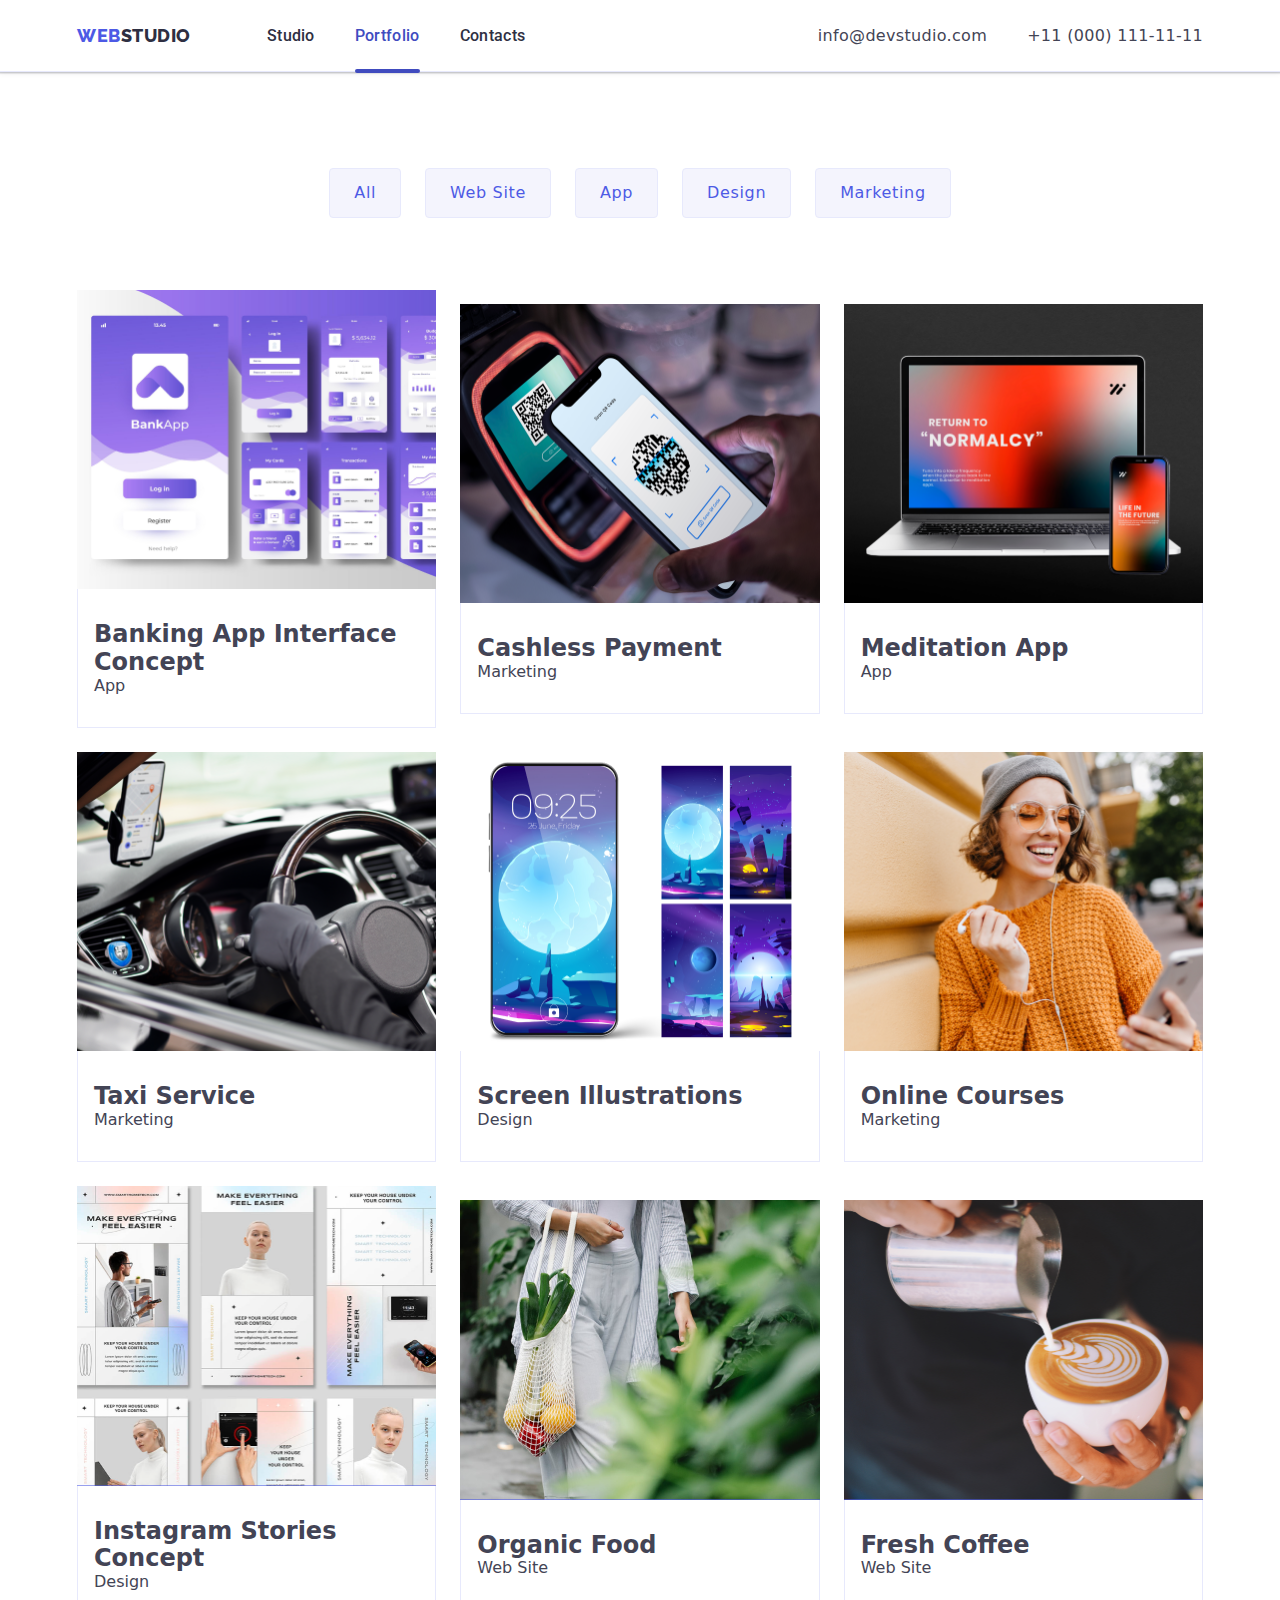
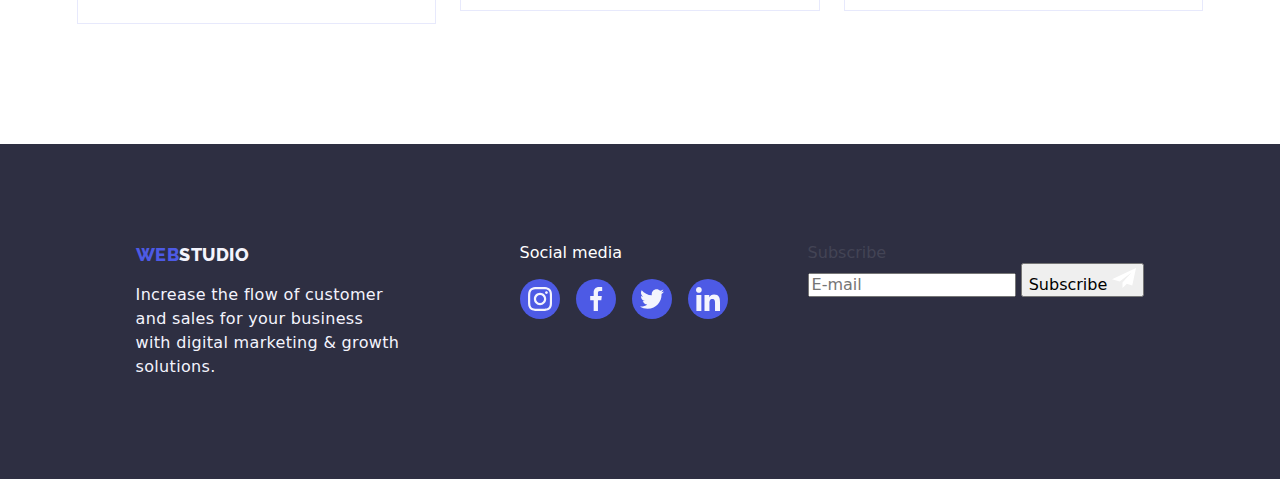
<file: portfolio.html>
<!DOCTYPE html>
<html lang="en">
    <head>
        <meta charset="UTF-8">
        <meta name="viewport" content="width=device-width, initial-scale=1.0">
        <link rel="stylesheet" href="./css/styles.css" />
        <link rel="stylesheet" href="./css/styles.css">
        <link rel="preconnect" href="https://fonts.googleapis.com" />
        <link rel="preconnect" href="https://fonts.gstatic.com" crossorigin />
        <link href="https://fonts.googleapis.com/css2?family=Raleway:wght@700&family=Roboto:wght@400;500;700;900&display=swap"
        rel="stylesheet" />
        <link href="https://cdnjs.cloudflare.com/ajax/libs/modern-normalize/1.0.0/modern-normalize.min.css" rel="stylesheet">
        <title>Portfolio</title>
    </head>

    <body>
        
        <!-- Page header -->
        <header class="header">
        
            <!-- Navigation Bar -->
            <div class="container flex-container">
                <a class="logo link" href="./index.html">Web<span class="logo-web">Studio</span></a>
                <nav class="header-nav"> 
                    <ul class="nav-list list">
                        <li>
                            <a class="nav-link link" href="index.html" >Studio</a>
                        </li>
                        <li>
                            <a class="nav-link nav-line link" href="portfolio.html" >Portfolio</a>
                        </li>
                        <li>
                            <a class="nav-link link" href="#contact" >Contacts</a>
                        </li>
                    </ul>
                </nav>
                <address class="nav-address" id="contact">
                    <ul class="contact-list list">
                        <li>
                            <a class="link-contact link" href="mailto:info@devstudio.com">info@devstudio.com</a>
                        </li>
                        <li>
                            <a class="link-contact link" href="tel:+110001111111">+11 (000) 111-11-11</a>
                        </li>
                    </ul>
                </address>
            </div>
            <!-- Navigation Bar End-->

        <!-- Header end -->

        <!-- Main -->

        <main class="Portfolio">
            <section class="portfolio-section">
                <div class="container">

                    <!-- FILTER Button Section-->
                    <ul class="filter-list list flex-container">
                        <li class="filter-item">
                            <button class="filter-button btn" type="button">
                                All
                            </button>
                        </li>
                        <li class="filter-item">
                            <button class="filter-button btn" type="button">
                                Web Site
                            </button>
                        </li>
                        <li class="filter-item">
                            <button class="filter-button btn" type="button">
                                App
                            </button>
                        </li>
                        <li class="filter-item">
                            <button class="filter-button btn" type="button">
                                Design
                            </button>
                        </li>
                        <li class="filter-item">
                            <button class="filter-button btn" type="button">
                                Marketing
                            </button>
                        </li>
                    </ul>

                    <!--PROJECT Section-->
                    <ul class="projects-list list flex-container card-set">
                        <li class="project-item card-set-item">
                            <a class="project-link link">
                                <div class="project-box">
                                    <img src="./images/BankingApp.png" alt="Banking App" width="370" height="300" />
                                    <p class="project-overlay">
                                        14 Stylish and User-Friendly App Design Concepts · Task Manager App 
                                        · Calorie Tracker App · Exotic Fruit Ecommerce App · Cloud Storage App
                                    </p>
                                </div>
                                <div class="project-text">
                                    <h2 class="subtitle">
                                        Banking App Interface Concept
                                    </h2>
                                    <p class="sub-txt">
                                        App
                                    </p>
                                </div>
                            </a>
                        </li>
                        <li class="project-item card-set-item">
                            <a class="project-link link">
                                <div class="project-box">
                                    <img src="./images/CashlessPayment.png" alt="Cashless Payment" width="370" height="300" />
                                    <p class="project-overlay">
                                        14 Stylish and User-Friendly App Design Concepts · Task Manager App
                                        · Calorie Tracker App · Exotic Fruit Ecommerce App · Cloud Storage App
                                    </p>
                                </div>
                                <div class="project-text">
                                    <h2 class="subtitle">
                                        Cashless Payment
                                    </h2>
                                    <p class="sub-txt">
                                        Marketing
                                    </p>
                                </div>
                            </a>
                        </li>
                        <li class="project-item card-set-item">
                            <a class="project-link link">
                                <div class="project-box">
                                    <img src="./images/MeditationApp.png" alt="Meditation App" width="370" height="300" />
                                    <p class="project-overlay">
                                        14 Stylish and User-Friendly App Design Concepts · Task Manager App
                                        · Calorie Tracker App · Exotic Fruit Ecommerce App · Cloud Storage App
                                    </p>
                                </div>
                                <div class="project-text">
                                    <h2 class="subtitle">
                                        Meditation App
                                    </h2>
                                    <p class="sub-txt">
                                        App
                                    </p>
                                </div>
                            </a>
                        </li>
                        <li class="project-item card-set-item">
                            <a class="project-link link">
                                <div class="project-box">
                                    <img src="./images/TaxiService.png" alt="Taxi Service" width="370" height="300" />
                                    <p class="project-overlay">
                                        14 Stylish and User-Friendly App Design Concepts · Task Manager App
                                        · Calorie Tracker App · Exotic Fruit Ecommerce App · Cloud Storage App
                                    </p>
                                </div>
                                <div class="project-text">
                                    <h2 class="subtitle">
                                        Taxi Service
                                    </h2>
                                    <p class="sub-txt">
                                        Marketing
                                    </p>
                                </div>
                            </a>
                        </li>
                        <li class="project-item card-set-item">
                            <a class="project-link link">
                                <div class="project-box">
                                    <img src="./images/Screenillustrations.png" alt="Screen illustrations" width="370" height="300" />
                                    <p class="project-overlay">
                                        14 Stylish and User-Friendly App Design Concepts · Task Manager App
                                        · Calorie Tracker App · Exotic Fruit Ecommerce App · Cloud Storage App
                                    </p>
                                </div>
                                <div class="project-text">
                                    <h2 class="subtitle">
                                        Screen Illustrations
                                    </h2>
                                    <p class="sub-txt">
                                        Design
                                    </p>
                                </div>
                            </a>
                        </li>
                        <li class="project-item card-set-item">
                            <a class="project-link link">
                                <div class="project-box">
                                    <img src="./images/OnlineCourse.png" alt="Online Course" width="370" height="300" />
                                    <p class="project-overlay">
                                        14 Stylish and User-Friendly App Design Concepts · Task Manager App
                                        · Calorie Tracker App · Exotic Fruit Ecommerce App · Cloud Storage App
                                    </p>
                                </div>
                                <div class="project-text">
                                    <h2 class="subtitle">
                                        Online Courses
                                    </h2>
                                    <p class="sub-txt">
                                        Marketing
                                    </p>
                                </div>
                            </a>
                        </li>
                        <li class="project-item card-set-item">
                            <a class="project-link link">
                                <div class="project-box">
                                    <img src="./images/IGSC.png" alt="Instagram Stories Concept" width="370" height="300" />
                                    <p class="project-overlay">
                                        14 Stylish and User-Friendly App Design Concepts · Task Manager App
                                        · Calorie Tracker App · Exotic Fruit Ecommerce App · Cloud Storage App
                                    </p>
                                </div>
                                <div class="project-text">
                                    <h2 class="subtitle">
                                        Instagram Stories Concept
                                    </h2>
                                    <p class="sub-txt">
                                        Design
                                    </p>
                                </div>
                            </a>
                        </li>
                        <li class="project-item card-set-item">
                            <a class="project-link link">
                                <div class="project-box">
                                    <img src="./images/OrganicFood.png" alt="Organic Food" width="370" height="300" />
                                    <p class="project-overlay">
                                        14 Stylish and User-Friendly App Design Concepts · Task Manager App
                                        · Calorie Tracker App · Exotic Fruit Ecommerce App · Cloud Storage App
                                    </p>
                                </div>
                                <div class="project-text">
                                    <h2 class="subtitle">
                                        Organic Food
                                    </h2>
                                    <p class="sub-txt">
                                        Web Site
                                    </p>
                                </div>
                            </a>
                        </li>
                        <li class="project-item card-set-item">
                            <a class="project-link link">
                                <div class="project-box">
                                    <img src="./images/FreshCoffee.png" alt="Fresh Coffee" width="370" height="300" />
                                    <p class="project-overlay">
                                        14 Stylish and User-Friendly App Design Concepts · Task Manager App
                                        · Calorie Tracker App · Exotic Fruit Ecommerce App · Cloud Storage App
                                    </p>
                                </div>
                                <div class="project-text">
                                    <h2 class="subtitle">
                                        Fresh Coffee
                                    </h2>
                                    <p class="sub-txt">
                                        Web Site
                                    </p>
                                </div>
                            </a>
                        </li>
                    </ul>
                </div>
            </section>
        </main>

    <!-- Main end -->

    <!-- FOOTER -->
    <footer class="footer">
        <div class="container flex-container footer-container">
            <div class="footer-txt">
                <a class="logo link" href="./index.html">Web<span class="logo-web logo-light">Studio</span></a>
                <p class="footer-text sub-txt">
                    Increase the flow of customer and sales for your business with digital marketing & growth solutions.
                </p>
            </div>
            <div class="footer-socials">
                <p class="footer-socials-text">Social media</p>
                <ul class="footer-socials-list list flex-container">
                    <li class="footer-socials-item">
                        <a href="https://www.instagram.com/" 
                        aria-label="Link to Instagram"
                        class="footer-socials-link link" 
                        target="_blank" 
                        rel="noopener noreferrer nofollow">
                            <svg class="footer-socials-icon" width="24" height="24">
                                <use href="./images/icons/socials.svg#instagram"></use>
                            </svg>
                        </a>
                    </li>
                    <li class="footer-socials-item">
                        <a href="https://www.facebook.com/" 
                        aria-label="Link to Facebook"
                        class="footer-socials-link link" 
                        target="_blank" 
                        rel="noopener noreferrer nofollow">
                            <svg class="footer-socials-icon" width="24" height="24">
                                <use href="./images/icons/socials.svg#facebook"></use>
                            </svg>
                        </a>
                    </li>
                    <li class="footer-socials-item">
                        <a href="https://www.twitter.com/" 
                        aria-label="Link to Twitter"
                        class="footer-socials-link link" 
                        target="_blank" 
                        rel="noopener noreferrer nofollow">
                            <svg class="footer-socials-icon" width="24" height="24">
                                <use href="./images/icons/socials.svg#twitter"></use>
                            </svg>
                        </a>
                    </li>
                    <li class="footer-socials-item">
                        <a href="https://www.linkedin.com/" 
                        aria-label="Link to Linkedin"
                        class="footer-socials-link link" 
                        target="_blank" 
                        rel="noopener noreferrer nofollow">
                            <svg class="footer-socials-icon" width="24" height="24">
                                <use href="./images/icons/socials.svg#linkedin"></use>
                            </svg>
                        </a>
                    </li>
                </ul>
            </div>
            <div class="footer-form-container">
                <p class="footer-form-text">Subscribe</p>
                <form class="footer-form">
                    <label class="footer-form-label">
                        <input type="email" class="footer-input" name="subscribe" placeholder="E-mail">
                    </label>
                    <button type="submit" class="footer-form-btn">
                        Subscribe 
                        <svg class="footer-form-icon" width="24" height="24">
                            <use href="./images/icons/icons.svg#frame"></use>
                        </svg>
                    </button>
                </form>
            </div>
        </div>
    </footer>
    <!-- FOOTER END -->
    <script src="./js/modal.js"></script>
    </body>
</html>
</file>
<file: css/styles.css>
:root {
    /* --FONTS-- */
    --head-font: "Roboto", sans-serif;
    --text-font: "Raleway", sans-serif;

    /* --NUMERAL CONTENT-- */
    --indent: 24px;
    --items: 3;

    /* --TEXT COLORS-- */
    --main-text-color: #434455;
    --secondary-color: #2e2f42;
    --main-title-color: #ffffff;

    /* --COLORS-- */
    --color-iris: #4d5ae5;
    --color-ocean: #404bbf;
    --color-navy-blue: #2e2f42;
    --color-green: #31d0aa;
    --color-slate: #434455;
    --color-light-slate: #8e8f99;
    --color-cornflower: #e7e9fc;
    --color-cloud: #f4f4fd;
    --color-grey: #2e2f42;
    --color-white: #ffffff;
    --color-dairy: #fcfcfc;

    /* --ANIMATION-- */
    --transition: 250ms cubic-bezier(0.4, 0, 0.2, 1);
}

body {
    font-family: var(--head-font);
    color: var(--main-text-color);
    background-color: var(--color-white);
    font-size: 16px;
    font-weight: 400;
    margin: 0;
}

ul,
ol {
  list-style: none;
  margin: 0;
  padding-left: 0px;
}

h1,
h2,
h3,
h4,
h5,
h6,
p {
  margin: 0px;
}

img {
    display: block;
    max-width: 100%;
    height: auto;
}

/* -- STYLES -- */

.header {
    border-bottom: 1px solid var(--color-cornflower);
    background: var(--color-white);
    box-shadow: 0px 1px 6px 0px rgba(46, 47, 66, 0.08), 
    0px 1px 1px 0px rgba(46, 47, 66, 0.16), 0px 2px 1px 0px rgba(46, 47, 66, 0.08);
    height: 72px;
    flex-shrink: 0;
}

.list   {
    list-style-type: none;
    padding: 0;
    margin: 0;
}

.section {
    padding-top: 120px;
    padding-bottom: 120px;
}
  
.section.no-top-padding {
    padding-top: 0;
}

@media only screen and (max-width: 1158px) {
    .section {
        padding: 96px 0;
    }
}

.section-title {
    font-size: 36px;
    font-weight: 700;
    line-height: 1.11;
    letter-spacing: 0.02em;
    text-transform: capitalize;
    text-align: center;
    color: var(--color-navy-blue);
    margin-bottom: 72px;
}

.container {
    margin-left: auto;
    margin-right: auto;
    padding-left: 16px;
    padding-right: 16px;
}

@media screen and (min-width: 428px) {
    .container {
      width: 428px;
    }
}
  
@media screen and (min-width: 768px) {
    .container {
      width: 768px;
    }
}
  
@media screen and (min-width: 1158px) {
    .container {
      width: 1158px;
    }
}
  

.flex-container {
    display: flex;
    align-items: center;
}

.link {
    text-decoration: none;
}

.link:hover,
.link:focus {
    text-decoration: none;
}

/* -- HEADER --*/

.logo {
    font-family: var(--text-font);
    font-weight: 800;
    font-size: 18px;
    line-height: 1.17;
    letter-spacing: 0.03em;
    text-transform: uppercase;
    margin-right: 76px;
    color: var(--color-iris);
    padding: 24px 0;
}

.logo-web {
    color: var(--color-navy-blue);
}

.logo-light {
    color: var(--color-cloud);
}


/* -- HERO -- */

.btn {
    font-family: inherit;
    cursor: pointer;
    background: var(--color-iris);
    font-size: 16px;
    font-weight: 500;
    line-height: 1.5;
    letter-spacing: 0.04em;
    text-decoration: none;
    text-transform: none;
    color: var(--color-white);
    border-radius: 4px;
    transition: background-color var(--transition);
}

.btn:hover,
.btn:focus {
    background-color: var(--color-ocean);
    box-shadow: 0px 3px 1px rgba(0, 0, 0, 0.1), 
    0px 2px 1px rgba(0, 0, 0, 0.08), 
    0px 2px 2px rgba(0, 0, 0, 0.12);

    border-radius: 4px;
}

.main-title {
    color: var(--main-title-color);
    text-align: center;
    font-size: 36px;
    font-weight: 700;
    line-height: 1.11;
    letter-spacing: 0.72px;
    margin: auto;
    margin-bottom: 72px;
    max-width: 320px;

}

@media screen and (min-width: 768px) {
    .main-title {
      font-size: 56px;
      letter-spacing: 1.12px;
      max-width: 496px;
      line-height: 1.07;
      margin-bottom: 36px;
    }
}
  
  @media screen and (min-width: 1200px) {
    .main-title {
      font-size: 56px;
      letter-spacing: 1.12px;
      max-width: 496px;
      line-height: 1.07;
      margin-bottom: 48px;
    }
}


.main-hero {
    background-color: var(--color-navy-blue);
    margin: auto;
    max-width: 428px;
    max-height: 432px;
    padding-top: 112px;
    padding-bottom: 112px;     
    text-align: center;   
    background-image: linear-gradient(rgba(46, 47, 66, 0.7),
    rgba(46, 47, 66, 0.7)), 
    url(../images/PeopleOffice.jpg);
    background-repeat: no-repeat;
    background-position: center;
    background-size: cover;
}

@media screen and (min-device-pixel-ratio: 2),
  (-webkit-min-device-pixel-ratio: 2),
  (min-resolution: 192dpi),
  (min-resolution: 2dppx) {
    .main-hero {
    background: linear-gradient(rgba(46, 47, 66, 0.7), rgba(46, 47, 66, 0.7)),
      url(../images/PeopleOffice2x.jpg);
    background-size: cover;
  }
}

@media screen and (min-width: 768px) {
  .main-hero {
    padding-bottom: 112px;
    padding-top: 112px;
    max-width: 768px;
    max-height: 436px;
  }
}
@media screen and (min-width: 1200px) {
  .main-hero {
    padding-bottom: 188px;
    padding-top: 188px;
    max-width: 1440px;
    max-height: 600px;
  }
}


.main-btn {
    display: block;
    min-width: 169px;
    height: 56px;
    padding: 15px 31px;
    margin: 0 auto;
    border: none;
}

/* -- NAVIGATION -- */

.header-nav {
    display: flex;
    align-items: center;
    margin-right: auto;
}

.nav-list {
    display: flex;
    align-items: center;
    gap: 40px;
}

@media screen and (max-width: 767px) {
    .nav-list {
      display: none;
    }
}

.nav-link {
    font-family: var(--head-font);
    font-weight: 500;
    font-size: 16px;
    line-height: 1.5;
    letter-spacing: 0.02em;
    color: var(--color-navy-blue);
    display: block;
    padding: 24px 0;
    transition: color var(--transition);
}

.nav-link:hover,
.nav-link:focus {
    color: var(--color-ocean);
}

.nav-line {
    position: relative;
    color: var(--color-ocean);
}

.nav-line:after {
    content: '';
    display: block;
    position: absolute;
    width: 100%;
    height: 4px;
    border-radius: 2px;
    bottom: -1px;
    background-color: var(--color-ocean);
    transition: color var(--transition);
}

/* Header ADD */

.contact-list {
    display: flex;
    gap: 40px;
}

@media screen and (max-width: 767px) {
    .contact-list {
      display: none;
    }
}

.link-contact {
    font-style: normal;
    color: var(--color-slate);
    font-size: 16px;
    line-height: 1.5;
    letter-spacing: 0.32px;
    transition: color var(--transition);
}

.link-contact:hover,
.link-contact:focus {
    color: var(--color-ocean);
}

@media screen and (min-width: 768px) and (max-width: 1199px) {
    .contact-list {
      flex-direction: column;
      gap: 12px;
    }
    .link-contact {
      font-style: normal;
      color: var(--text);
      font-size: 12px;
      line-height: 1.16;
      letter-spacing: 0.48px;
    }
}  

/* Feature Section */

.feature-list {
    display: flex;
    flex-wrap: wrap;
    gap: 72px;
    list-style-type: none;
    margin: 0px;
    padding: 0px;
}

.feature {
    text-align: center;
    color: var(--secondary-color);
    font-size: 36px;
    font-weight: 700;
    line-height: 1.11;
    letter-spacing: 0.72px;
    margin-bottom: 8px;
    margin-top: 8px;
}

@media screen and (min-width: 768px) and (max-width: 1200px) {
    .feature-list li {
      max-width: 356px;
    }
    .feature-list {
      row-gap: 72px;
      column-gap: 24px;
    }
    .feature {
      text-align: left;
    }
}

@media screen and (min-width: 1200px) {
    .feature {
      font-size: 20px;
      font-weight: 500;
      line-height: 1.2;
      letter-spacing: 0.4px;
    }
    .feature-list {
      gap: 24px;
    }
    .feature-list li {
      max-width: 264px;
    }
    .feature {
      text-align: left;
    }
}

.feature-image {
    background-color: var(--color-cloud);
    width: 100%;
    border-radius: 4px;
    height: 120px;
    display: flex;
    align-items: center;
    justify-content: center;
}

@media screen and (max-width: 1199px) {
    .feature-image {
      display: none;
    }
}

.feature-text {
    line-height: 1.5;
    letter-spacing: 0.32px;
    font-weight: 500;
    margin: 0px;
}

@media screen and (min-width: 1200px) {
    .feature-text {
      font-weight: 400;
    }
}

/* SERVICE SECTION */

.service {
    padding-top: 0;
}

@media screen and (max-width: 1199px) {
    .service {
        display: none;
    }
}

/* -- CARD SET -- */

.card-set {
    display: flex;
    flex-wrap: wrap;
    gap: var(--indent);
}

.card-set-item {
    flex-basis: calc((100% - var(--indent) * (var(--items) - 1)) / var(--items));
}

/* Team Section */

.team {
    background-color: var(--color-cloud);
}

.team-list {
    display: flex;
    flex-wrap: wrap;
    column-gap: 24px;
    row-gap: 72px;
    justify-content: center;
    list-style-type: none;
    margin: 0;
    padding: 0;
}
  
@media only screen and (min-width: 428px) and (max-width: 767px), only screen and (max-width: 427px) {
    .our-team-list {
    width: 100%;
    display: flex;
    justify-content: center;
    align-items: center;
    flex-direction: column;
    gap: 72px;
}
}

.team-list > li {
    background-color: var(--color-white);
    box-shadow: 0px 2px 1px 0px rgba(46, 47, 66, 0.08),
      0px 1px 1px 0px rgba(46, 47, 66, 0.16),
      0px 1px 6px 0px rgba(46, 47, 66, 0.08);
    border-radius: 0px 0px 4px 4px;
    filter: drop-shadow(0px 4px 4px rgba(0, 0, 0, 0.25));
}

.card-text {
    padding: 32px 0px;
    text-align: center;
}

.team-name {
    color: var(--secondary-color);
    text-align: center;
    font-size: 20px;
    font-weight: 500;
    line-height: 1.2;
    letter-spacing: 0.4px;
    padding: 0px;
    margin-bottom: 8px;
}

.team-text {
    text-align: center;
    line-height: 1.5;
    letter-spacing: 0.32px;
    margin: 0;
}

.team-socials {
    display: flex;
    gap: 24px;
    margin-top: 8px;
    justify-content: center;
}

.team-socials-link {
    display: flex;
    width: 40px;
    height: 40px;
    border-radius: 50%;
    align-items: center;
    justify-content: center;
    background-color: var(--color-iris);
    transition: background-color var(--transition);
}

.team-socials-link:hover,
.team-socials-link:focus {
    background-color: var(--color-ocean);
}

.team-socials-icon {
    fill: var(--color-cloud);
}

/* Customer section */

.customer-list {
    display: flex;
    flex-wrap: wrap;
    row-gap: 72px;
    column-gap: 16px;
    justify-content: center;
}

.customer-link {
    border-radius: 4px;
    display: flex;
    justify-content: center;
    align-items: center;
    width: 168px;
    height: 88px;
    color: var(--color-light-slate);
    border: 1px solid var(--color-light-slate);
    transition: border-color var(--transition), var(--transition);
}

.customer-link:hover,
.customer-link:focus {
    border-color: var(--color-ocean);
    color: var(--color-ocean);
}

.customer-icon {
    fill: currentColor;
}

@media only screen and (min-width: 768px) {  
    .client-list {
        column-gap: 24px;
    }
}
  
/* ---------- PORTFOLIO PAGE ---------- */

.portfolio-section {
    padding: 96px 0 120px;
}

/* Filter Section */ 

.filter-list {
    margin-bottom: 72px;
    gap: 24px;
    justify-content: center;
}

.filter-button {
    background-color: var(--color-cloud);
    border: 1px solid var(--color-cornflower);
    padding: 12px 24px;
    border-radius: 4px;
    color: var(--color-iris);
    transition-property: color var(--transition),
        background-color var(--transition),
        border-color  var(--transition),
        box-shadow  var(--transition);
}

.filter-button:hover,
.filter-button:focus {
    color: var(--color-white);
    border: 1px solid transparent;
}

/* Project Section */

.project-list {
    gap: 24px;
    row-gap: 48px;
}

.project-text {
    padding: 32px 16px;
    border: 1px solid #e7e9fc;
    border-top: none;
}

.project-link:hover,
.project-link:focus {
    box-shadow: 0px 1px 6px rgba(46, 47, 66, 0.08),
    0px 1px 1px rgba(46, 47, 66, 0.16),
    0px 2px 1px rgba(46, 47, 66, 0.08);
}

.project-link {
    display: block;
    transition: box-shadow var(--transition);
}

.project-text {
    padding: 32px 16px;
    border: 1px solid var(--color-cornflower);
    border-top: none;
}

.project-box {
    position: relative;
    overflow: hidden;
}

.project-overlay {
    position: absolute;
    cursor: pointer;
    top: 0;
    left: 0;
    width: 100%;
    height: 100%;
    transform: translateY(100%);
    background-color: var(--color-iris);
    color: var(--color-cloud);
    line-height: 1.5;
    letter-spacing: 0.02em;
    mix-blend-mode: normal;
    padding: 40px 32px;
    transition: transform var(--transition);
}
.project-box:hover .project-overlay {
    transform: translateY(0%);
}

/* Footer Section */

.footer {
    background-color: var(--color-navy-blue);
    padding: 100px 0;
}

.footer-container{
    display: flex;
    flex-direction: row;
    flex-wrap: wrap;
    row-gap: 72px;
    align-items: center;
    justify-content: center;
}

@media screen and (min-width: 768px) {
    .footer-container{
      column-gap: 24px;
      align-items: flex-start;
      justify-content: flex-start;
      padding: 0 92px;
    }
}

@media screen and (min-width: 1158px) {
    .footer-container{
      column-gap: 80px;
      padding: 0;
      justify-content: center;
    }
}

.footer-logo {
    text-align: center;
    color: var(--color-navy-blue);
    text-decoration: none;
    font-family: "Raleway";
    font-size: 18px;
    font-weight: 800;
    line-height: 1.16;
    letter-spacing: 0.54px;
    text-transform: uppercase;
    margin-bottom: 16px;
    display: block;
}

.logo-footer-web {
    color: var(--color-iris);
}

@media screen and (min-width: 768px) {
    .footer-logo {
      text-align: left;
    }
}

.footer-text {
    color: var(--color-cloud);
    font-style: normal;
    line-height: 1.5;
    letter-spacing: 0.32px;
    width: 264px;
    margin-top: 17.5px;
}

@media screen and (min-width: 1200px) {
    .footer-socials {
      margin-left: 40px;
    }
}

.footer-socials-text {
    color: var(--color-white);
    font-weight: 500;
    text-align: center;
    display: block;
    margin-bottom: 16px;
}

@media screen and (min-width: 768px) {
    .footer-socials-text {
      text-align: left;
    }
}

.footer-socials-list {
    display: flex;
    gap: 16px;
    margin-top: 16px;
    justify-content: center;
}

.footer-socials-link {
    width: 40px;
    height: 40px;
    display: flex;
    background-color: var(--color-iris);
    border-radius: 50%;
    align-items: center;
    justify-content: center;
    transition: background-color var(--transition);
}

.footer-socials-link:hover,
.footer-socials-link:focus {
    background-color: var(--color-green);
}

.footer-socials-icon {
    fill: var(--color-cloud);
}

/* Sub Footer */

.container-form-subcribe {
    display: flex;
    justify-content: center;
    width: 100%;
    margin: 0;
    padding: 0;
}

@media screen and (min-width: 768px) {
    .container-form-subcribe {
      justify-content: flex-start;
    }
}
@media screen and (min-width: 1158px) {
    .container-form-subcribe {
      justify-content: flex-end;
      align-items: flex-start;
      width: auto;
    }
}

.form-subscribe {
    display: flex;
    width: 100%;
    flex-direction: column;
    align-items: center;
    row-gap: 16px;
}

@media screen and (min-width: 768px) {
    .form-subscribe {
      flex-direction: row;
      justify-content: flex-start;
      align-items: flex-end;
      column-gap: 24px;
    }
  }

  .form-subscribe-label {
    position: relative;
    display: block;
    width: 100%;
    margin: 0;
  }
  
  @media screen and (min-width: 768px) {
    .form-subscribe-label {
      width: auto;
    }
  }

  .form-subscribe-text {
    display: flex;
    justify-content: center;
    position: relative;
    color: var(--color-white);
  
    font-size: 16px;
    font-weight: 500;
    line-height: 1.5em;
    letter-spacing: 0.32px;
    text-transform: capitalize;
    margin-bottom: 16px;
  }

  @media screen and (min-width: 768px) {
    .form-subscribe-text {
      display: inline-flex;
    }
  }

  .input-subscribe {
    outline: 0;
    display: block;
    width: 100%;
    height: 40px;
    padding: 8px 16px;
    border: 1px solid var(--color-white);
    border-radius: 4px;
    box-shadow: 0px 4px 4px 0px rgba(0, 0, 0, 0.15);
    background-color: transparent;
    color: var(--color-white);
    box-sizing: border-box;
    font-style: inherit;
    font-size: 12px;
    font-weight: 400;
    line-height: 200em;
    letter-spacing: 0.48px;
    transition: border-color var(--transition);
  }

  @media screen and (min-width: 768px) {
    .input-subscribe {
      width: 264px;
    }
  }

  .input-subscribe:focus,
  .input-subscribe:hover {
    border-color: var(--color-iris);
  }

  .input-subscribe::placeholder {
    color: var(--color-white);
  }

  .button-subscribe {
    display: inline-flex;
    padding: 8px 24px;
    border: unset;
    justify-content: center;
    align-items: center;
    gap: 16px;
    border-radius: 4px;
    background-color: var(--color-iris);
    transition: background-color var(--transition);

  }

  .button-subscribe:hover {
    background-color: var(--color-ocean);
  }

  .text-button-subscribe {
    margin: 0;
    color: var(--color-white);
    text-align: center;
  
    font-size: 16px;
    font-weight: 500;
    text-transform: capitalize;
    line-height: 1.5em;
    letter-spacing: 0.64px;
  }

  .icon-subscribe {
    margin: 0;
    width: 24px;
    height: 24px;
    fill: var(--color-white);
  }
  

/* ------ MODAL -------*/

.modal {
    position: fixed;
    width: 100%;
    height: 100%;
    background-color: rgba(46, 47, 66, 0.4);
    top: 0;
    transition: opacity var(--transition), visibility var(--transition);
}

.modal-content {
    position: absolute;
    top: 50%;
    left: 50%;
    transform: translate(-50%, -50%) scale(1);
    width: 100%;
    max-width: 392px;
    min-height: 584px;
    background-color: var(--color-dairy);
    box-shadow: 0px 1px 1px rgba(0, 0, 0, 0.14), 
        0px 1px 3px rgba(0, 0, 0, 0.12), 
        0px 2px 1px rgba(0, 0, 0, 0.2);
    border-radius: 4px;
    padding: 72px 24px 24px 24px;
    transition: transform var(--transition);
    box-sizing: border-box;
}

.modal.is-hidden .modal-content {
    transform: translate(-50%, -50%) scale(0);
}

.close-btn {
    cursor: pointer;
    position: absolute;
    padding: 0;
    width: 24px;
    height: 24px;
    top: 24px;
    right: 24px;
    background-color: var(--color-cornflower);
    border: 1px solid rgba(0, 0, 0, 0.1);
    border-radius: 50%;
    display: flex;
    margin-left: auto;
    align-items: center;
    justify-content: center;
    transition: background-color var(--transition), border var(--transition);
}

.close-btn:hover,
.close-btn:focus {
    background-color: var(--color-ocean);
    border: none;
}

.svg-close-btn {
    fill: var(--color-navy-blue);
    transition: fill var(--transition);
}

.close-btn:hover .svg-close-btn,
.close-btn:focus .svg-close-btn {
    fill: var(--color-white);
}

.is-hidden {
    visibility: hidden;
    opacity: 0;
    pointer-events: none;
}

/* ------- MODAL INFORMATION --------- */

.modal-text {
    color: var(--color-navy-blue);
    font-size: 16px;
    font-weight: 500;
    line-height: 1.5;
    letter-spacing: 0.02em;
    text-align: center;
    margin-bottom: 16px;
}

.modal-container {
    margin-bottom: 8px;
}

.modal-label {
    color: var(--color-light-slate);
    font-size: 12px;
    font-weight: 400;
    line-height: 1.17;
    letter-spacing: 0.04em;
    display: block;
    margin-bottom: 4px;
}

.input-container {
    position: relative;
}

.input {
    width: 100%;
    height: 40px;
    border: 1px solid rgba(46, 47, 66, 0.4);
    border-radius: 4px;
    background-color: transparent;
    padding: 8px 16px 8px 38px;
    transition: border-color var(--transition);
    outline: transparent;
    box-sizing: border-box;
}

.input:focus {
    border-color: var(--color-iris);
}

.input-icon {
    position: absolute;
    left: 16px;
    top: 50%;
    transform: translateY(-50%);
    transition: fill var(--transition);
}

.input:focus+.input-icon {
    fill: var(--color-iris);
}

.comment-container {
    margin-bottom: 16px;
}

.textarea {
    width: 100%;
    height: 120px;
    font-size: 12px;
    line-height: 1.17;
    letter-spacing: 0.04em;
    color: rgba(46, 47, 66, 0.4);
    border: 1px solid rgba(46, 47, 66, 0.4);
    border-radius: 4px;
    background-color: transparent;
    padding: 8px 16px;
    outline: transparent;
    resize: none;
    box-sizing: border-box;
    transition: border-color var(--transition);
}

.textarea:focus {
    border-color: var(--color-iris);
}

.checkbox-container {
    margin-bottom: 24px;
}

.checkbox-label {
    color: var(--color-light-slate);
    font-size: 12px;
    line-height: 1.17;
    letter-spacing: 0.04em;
}

.policy-link {
    color: var(--color-iris);
    font-size: 12px;
    line-height: 1.33;
    letter-spacing: 0.04em;
    text-decoration-line: underline;
}

.custom-checkbox {
    width: 16px;
    height: 16px;
    border: 1px solid rgba(46, 47, 66, 0.4);
    border-radius: 2px;
    transition: background-color var(--transition),
        border var(--transition),
        border-color var(--transition),
        fill var(--transition);
    display: inline-flex;
    align-items: center;
    justify-content: center;
    justify-content: center;
    fill: transparent;
    margin-right: 8px;
}

.checkbox:checked+.checkbox-label .custom-checkbox {
    background-color: var(--color-ocean);
    border: none;
    fill: var(--color-cloud);
}

.checkbox:focus+.checkbox-label .custom-checkbox {
    border-color: var(--color-ocean);
}

.contacts-form-btn {
    display: block;
    margin: 0 auto;
    min-width: 169px;
    height: 56px;
    font-family: 'Roboto', sans-serif;
    font-size: 16px;
    font-weight: 500;
    line-height: 1.5;
    letter-spacing: 0.04em;
    color: var(--color-white);
    cursor: pointer;
    background-color: var(--color-iris);
    border: none;
    border-radius: 4px;
    transition: background-color var(--transition);
}

.contacts-form-btn:hover,
.contacts-form-btn:focus {
    background-color: var(--color-ocean);
}

/* MENU NAVIGATION MOBILE */

.header-nav-menu {
    display: none;
    list-style: none;
    align-items: flex-start;
    column-gap: 40px;
}

@media screen and (min-width: 768px) {
    .header-nav-menu {
      display: inline-flex;
    }
}

.header-nav-menu-item {
    display: flex;
    position: relative;
}

.header-nav-menu-item.active .header-nav-menu-item-link {
    color: var(--color-ocean);
}

.header-nav-menu-item.active .header-nav-menu-item-link::after {
    width: 100%;
}

.header-nav-menu-item-link {
    color: var(--color-navy-blue);
    text-decoration: none;
    font-size: 16px;
    font-weight: 500;
    line-height: 1.5em;
    letter-spacing: 0.32px;
    transition: color var(--transition);
}

.header-nav-menu-item-link::after {
    content: "";
    height: 4px;
    width: 0;
    background-color: var(--color-ocean);
    border-radius: 2px;
    position: absolute;
    left: 0;
    bottom: -25px;
    transition: width var(--transition);
}

.header-nav-menu-item:hover .header-nav-menu-item-link::after {
    width: 100%;
}

.header-nav-menu-item:hover .header-nav-menu-item-link {
    color: var(--color-ocean);
}

.header-nav-menu-item:focus .header-nav-menu-item-link {
    color: var(--color-ocean);
}

.header-nav-menu-item:active .header-nav-menu-item-link {
    color: var(--color-ocean);
}
  
  /* Header Address */
  
.address {
    display: none;
}

@media screen and (min-width: 768px) {
    .address {
      display: flex;
    }
}

.adress-detail-list {
    display: none;
    list-style: none;
}

@media screen and (min-width: 768px) {
    .adress-detail-list {
      display: flex;
      flex-direction: column;
      row-gap: 12px;
    }
}

@media screen and (min-width: 1158px) {
    .adress-detail-list {
      flex-direction: row;
      column-gap: 40px;
    }
}

.adress-detail-list-item-link {
    font-size: 12px;
    font-weight: 400;
    line-height: 1.16em;
    letter-spacing: 0.48px;
    color: var(--slate);
    text-decoration: none;
    transition-property: color var(--transition);
}

@media screen and (min-width: 1158px) {
    .adress-detail-list-item-link {
      font-size: 16px;
      line-height: 1.5em;
      letter-spacing: 0.32px;
    }
}

.adress-detail-list-item-link:hover {
    color: var(--color-ocean);
}

.adress-detail-list-item-link:focus {
    color: var(--color-ocean);
}

.adress-detail-list-item-link:active {
    color: var(--color-ocean);
}
  
  /* Mobile Nav Menu */
  
.button-menu-nav {
    background-color: transparent;
    border: unset;
}

@media screen and (min-width: 768px) {
    .button-menu-nav {
      display: none;
    }
}

.icon-menu-burger {
    width: 32px;
    height: 22px;
    stroke: var(--color-navy-blue);
}

.header-nav-mobile {
    position: fixed;
    display: flex;
    transform: translateX(100%);
    flex-direction: column;
    align-items: flex-start;
    justify-content: space-between;
    z-index: 200;
    margin: 0;
    box-sizing: border-box;
    max-width: none;
    top: 0px;
    left: 0px;
    width: 100%;
    height: 100%;
    padding: 80px 35px 40px 40px;
    background-color: var(--color-white);
    pointer-events: none;
    transition: transform var(--transition);
}

.header-nav-mobile.is-open {
    transform: translateX(0%);
    pointer-events: auto;
}

.button-navmenu-close-mobile {
    position: absolute;
    top: 24px;
    right: 24px;
    display: flex;
    width: 24px;
    height: 24px;
    align-items: center;
    justify-content: center;
    background-color: var(--color-cornflower);
    border-style: solid;
    border-width: 1px;
    border-color: rgba(46, 47, 66, 0.4);
    border-radius: 12px;
    cursor: pointer;
}

.icon-navmenu-close {
    fill: var(--color-navy-blue);
}

.header-nav-menu-mobile {
    display: flex;
    flex-direction: column;
    row-gap: 40px;
    list-style: none;
}

.header-nav-menu-item-link-mobile {
    font-size: 36px;
    font-weight: 700;
    line-height: 1.12em;
    letter-spacing: 0.72px;
    text-decoration: none;
    text-transform: capitalize;
    color: var(--color-navy-blue);
}

.header-nav-menu-item-mobile.active .header-nav-menu-item-link-mobile {
    color: var(--color-ocean);
}

.container-address-socialmedia-mobile {
    display: flex;
    flex-direction: column;
    width: 100%;
}

.address-mobile {
    margin-bottom: 48px;
}

.address-detail-list-mobile {
    display: flex;
    flex-direction: column;
    row-gap: 40px;
    list-style: none;
}

.address-detail-list-item-link-mobile {
    text-decoration: none;
}

.address-detail-list-item-link-mobile.tel {
    display: block;
    font-size: 36px;
    font-weight: 700;
    line-height: 1.12em;
    letter-spacing: 0.72px;
    text-transform: capitalize;
    color: var(--color-iris);
    width: 100%;
}
.address-detail-list-item-link-mobile.mail {
    font-size: 20px;
    font-weight: 500;
    line-height: 1.2em;
    letter-spacing: 0.4px;
    color: var(--color-slate);
}
  
.socialmedia-links-navmenu-mobile {
    list-style: none;
    display: flex;
    justify-content: flex-start;
    column-gap: calc((100% - 160px) / 3);
}

.socialmedia-links-listitem-navmenu-mobile {
    display: flex;
    align-items: center;
    justify-content: center;
    width: 40px;
    height: 40px;
    background-color: var(--color-iris);
    border-radius: 20px;
    transition: background-color var(--transition);
}

.icon-socialmedia-link-navmenu-mobile {
    fill: var(--color-cloud);
}

/* EXTRA */

.visually-hidden {
    position: absolute;
    width: 1px;
    height: 1px;
    margin: -1px;
    border: 0;
    padding: 0;
    white-space: nowrap;
    clip-path: inset(100%);
    clip: rect(0 0 0 0);
    overflow: hidden;
}
</file>
